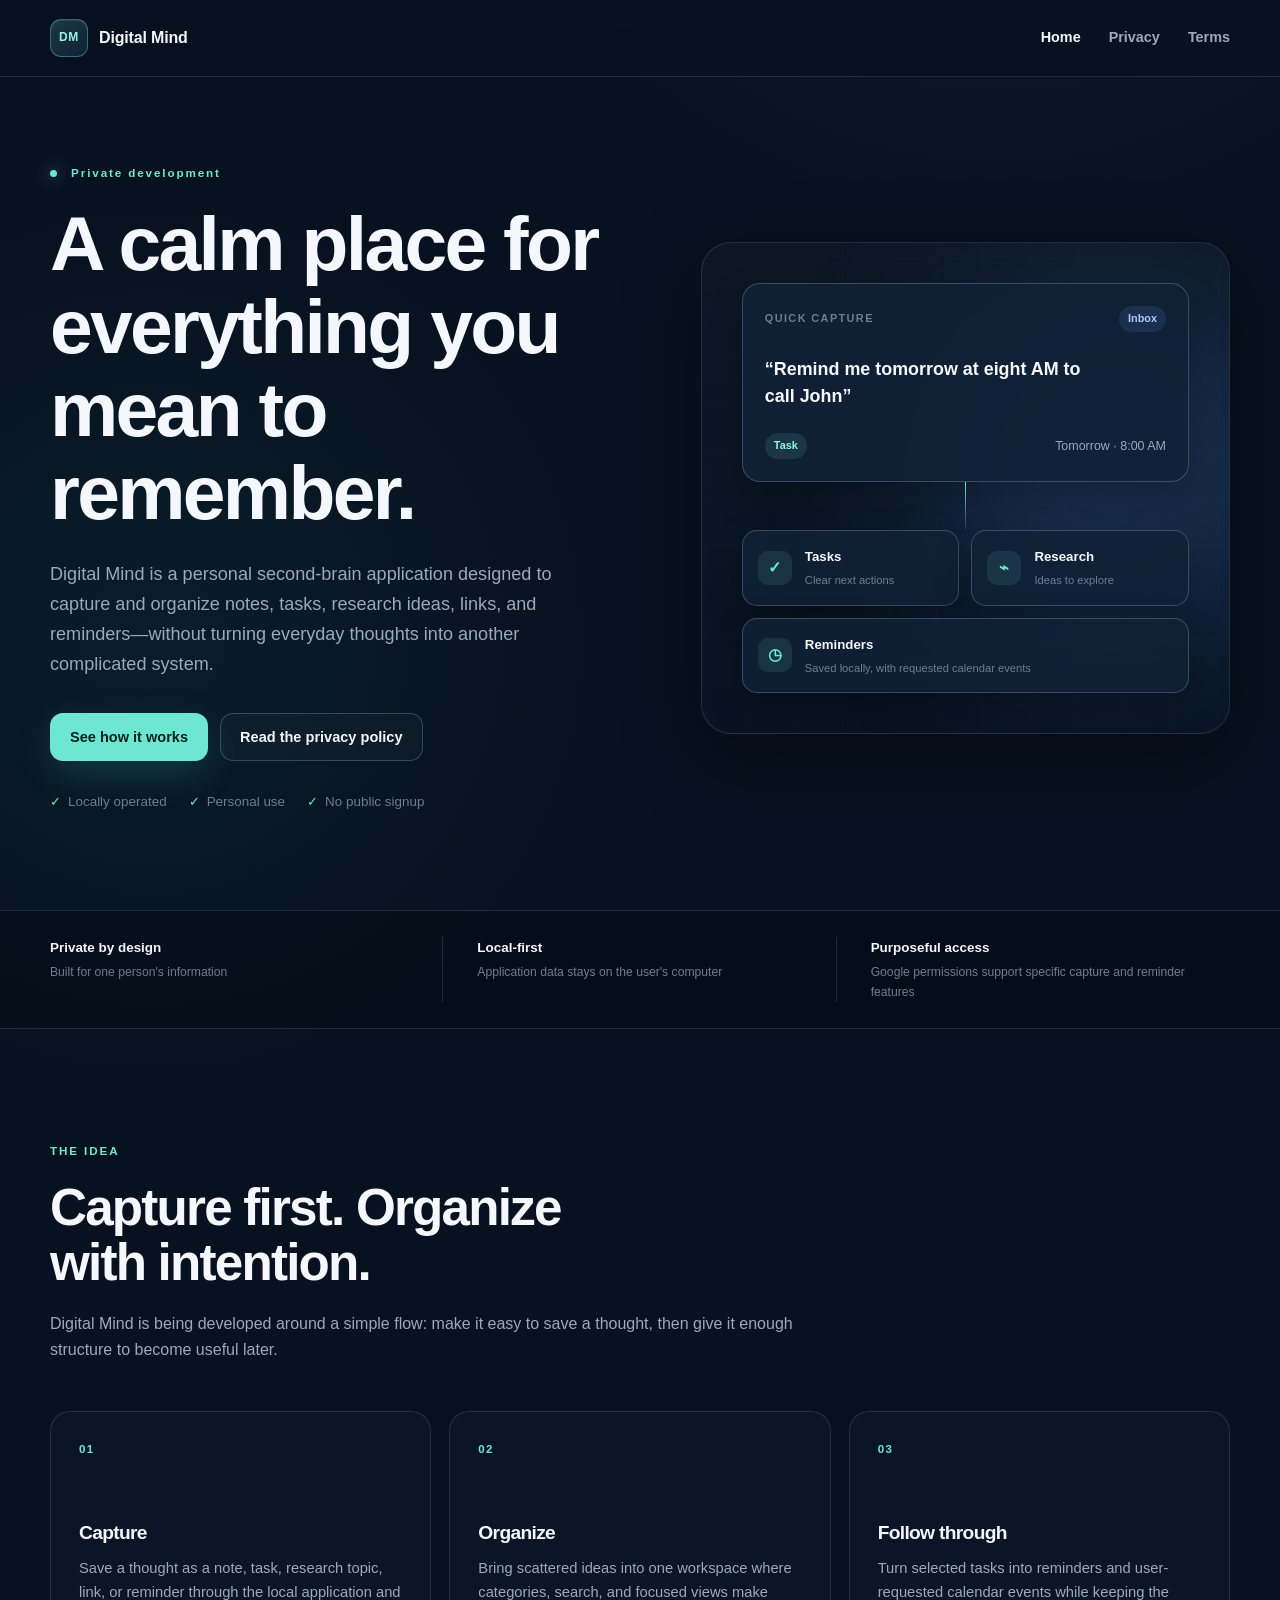
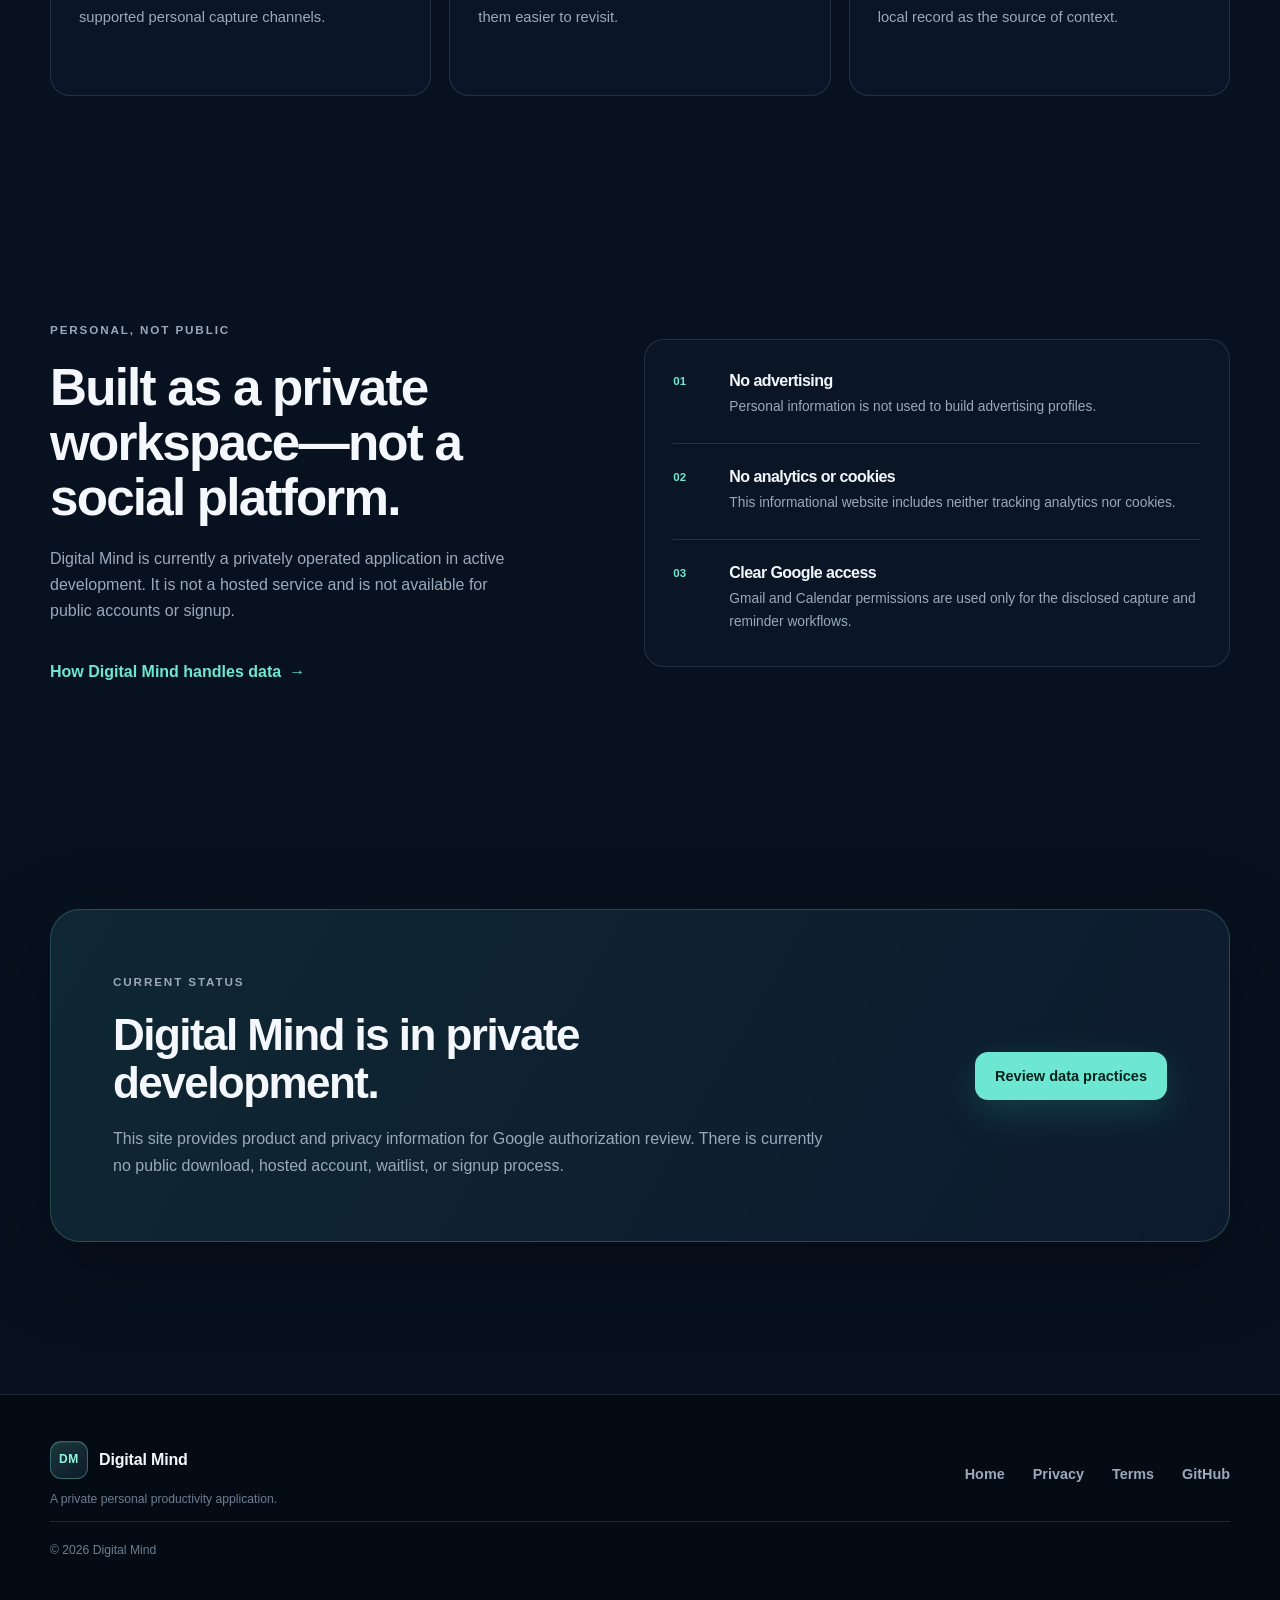
<file: index.html>
<!doctype html>
<html lang="en">
<head>
  <meta charset="utf-8">
  <meta name="viewport" content="width=device-width, initial-scale=1">
  <meta name="description" content="Digital Mind is a private, locally operated second-brain application for capturing notes, tasks, research ideas, and reminders.">
  <meta name="theme-color" content="#08111f">
  <title>Digital Mind — A personal second brain</title>
  <link rel="stylesheet" href="styles.css">
</head>
<body>
  <a class="skip-link" href="#main-content">Skip to content</a>
  <header class="site-header">
    <div class="shell header-inner">
      <a class="brand" href="index.html" aria-label="Digital Mind home">
        <span class="brand-mark" aria-hidden="true">DM</span>
        <span>Digital Mind</span>
      </a>
      <nav class="site-nav" aria-label="Primary navigation">
        <a aria-current="page" href="index.html">Home</a>
        <a href="privacy.html">Privacy</a>
        <a href="terms.html">Terms</a>
      </nav>
    </div>
  </header>

  <main id="main-content">
    <section class="hero shell">
      <div class="hero-copy">
        <p class="eyebrow"><span class="status-dot" aria-hidden="true"></span> Private development</p>
        <h1>A calm place for everything you mean to remember.</h1>
        <p class="hero-lede">Digital Mind is a personal second-brain application designed to capture and organize notes, tasks, research ideas, links, and reminders—without turning everyday thoughts into another complicated system.</p>
        <div class="hero-actions">
          <a class="button button-primary" href="#how-it-works">See how it works</a>
          <a class="button button-secondary" href="privacy.html">Read the privacy policy</a>
        </div>
        <ul class="hero-notes" aria-label="Digital Mind availability">
          <li>Locally operated</li>
          <li>Personal use</li>
          <li>No public signup</li>
        </ul>
      </div>

      <div class="product-visual" aria-label="Illustration of a thought moving from capture to an organized reminder">
        <div class="visual-glow" aria-hidden="true"></div>
        <div class="capture-card">
          <div class="card-topline">
            <span class="tiny-label">QUICK CAPTURE</span>
            <span class="live-indicator">Inbox</span>
          </div>
          <p class="capture-text">“Remind me tomorrow at eight AM to call John”</p>
          <div class="capture-meta">
            <span class="category-pill">Task</span>
            <span>Tomorrow · 8:00 AM</span>
          </div>
        </div>
        <div class="flow-line" aria-hidden="true"><span></span></div>
        <div class="organized-grid">
          <article class="mini-card">
            <span class="mini-icon" aria-hidden="true">✓</span>
            <div><strong>Tasks</strong><small>Clear next actions</small></div>
          </article>
          <article class="mini-card">
            <span class="mini-icon" aria-hidden="true">⌁</span>
            <div><strong>Research</strong><small>Ideas to explore</small></div>
          </article>
          <article class="mini-card wide">
            <span class="mini-icon" aria-hidden="true">◷</span>
            <div><strong>Reminders</strong><small>Saved locally, with requested calendar events</small></div>
          </article>
        </div>
      </div>
    </section>

    <section class="trust-strip" aria-label="Product principles">
      <div class="shell trust-grid">
        <div><strong>Private by design</strong><span>Built for one person's information</span></div>
        <div><strong>Local-first</strong><span>Application data stays on the user's computer</span></div>
        <div><strong>Purposeful access</strong><span>Google permissions support specific capture and reminder features</span></div>
      </div>
    </section>

    <section class="section shell" id="how-it-works">
      <div class="section-heading">
        <p class="eyebrow">THE IDEA</p>
        <h2>Capture first. Organize with intention.</h2>
        <p>Digital Mind is being developed around a simple flow: make it easy to save a thought, then give it enough structure to become useful later.</p>
      </div>
      <div class="steps-grid">
        <article class="step-card">
          <span class="step-number">01</span>
          <h3>Capture</h3>
          <p>Save a thought as a note, task, research topic, link, or reminder through the local application and supported personal capture channels.</p>
        </article>
        <article class="step-card">
          <span class="step-number">02</span>
          <h3>Organize</h3>
          <p>Bring scattered ideas into one workspace where categories, search, and focused views make them easier to revisit.</p>
        </article>
        <article class="step-card">
          <span class="step-number">03</span>
          <h3>Follow through</h3>
          <p>Turn selected tasks into reminders and user-requested calendar events while keeping the local record as the source of context.</p>
        </article>
      </div>
    </section>

    <section class="section shell feature-section">
      <div class="feature-copy">
        <p class="eyebrow">PERSONAL, NOT PUBLIC</p>
        <h2>Built as a private workspace—not a social platform.</h2>
        <p>Digital Mind is currently a privately operated application in active development. It is not a hosted service and is not available for public accounts or signup.</p>
        <a class="text-link" href="privacy.html">How Digital Mind handles data <span aria-hidden="true">→</span></a>
      </div>
      <div class="principles-panel">
        <article>
          <span aria-hidden="true">01</span>
          <div><h3>No advertising</h3><p>Personal information is not used to build advertising profiles.</p></div>
        </article>
        <article>
          <span aria-hidden="true">02</span>
          <div><h3>No analytics or cookies</h3><p>This informational website includes neither tracking analytics nor cookies.</p></div>
        </article>
        <article>
          <span aria-hidden="true">03</span>
          <div><h3>Clear Google access</h3><p>Gmail and Calendar permissions are used only for the disclosed capture and reminder workflows.</p></div>
        </article>
      </div>
    </section>

    <section class="section shell">
      <div class="status-panel">
        <div>
          <p class="eyebrow">CURRENT STATUS</p>
          <h2>Digital Mind is in private development.</h2>
          <p>This site provides product and privacy information for Google authorization review. There is currently no public download, hosted account, waitlist, or signup process.</p>
        </div>
        <a class="button button-primary" href="privacy.html">Review data practices</a>
      </div>
    </section>
  </main>

  <footer class="site-footer">
    <div class="shell footer-inner">
      <div>
        <a class="brand footer-brand" href="index.html"><span class="brand-mark" aria-hidden="true">DM</span><span>Digital Mind</span></a>
        <p>A private personal productivity application.</p>
      </div>
      <nav aria-label="Footer navigation">
        <a href="index.html">Home</a>
        <a href="privacy.html">Privacy</a>
        <a href="terms.html">Terms</a>
        <a href="https://github.com/digitalmindassistant" rel="noreferrer">GitHub</a>
      </nav>
      <p class="copyright">© 2026 Digital Mind</p>
    </div>
  </footer>
</body>
</html>
</file>
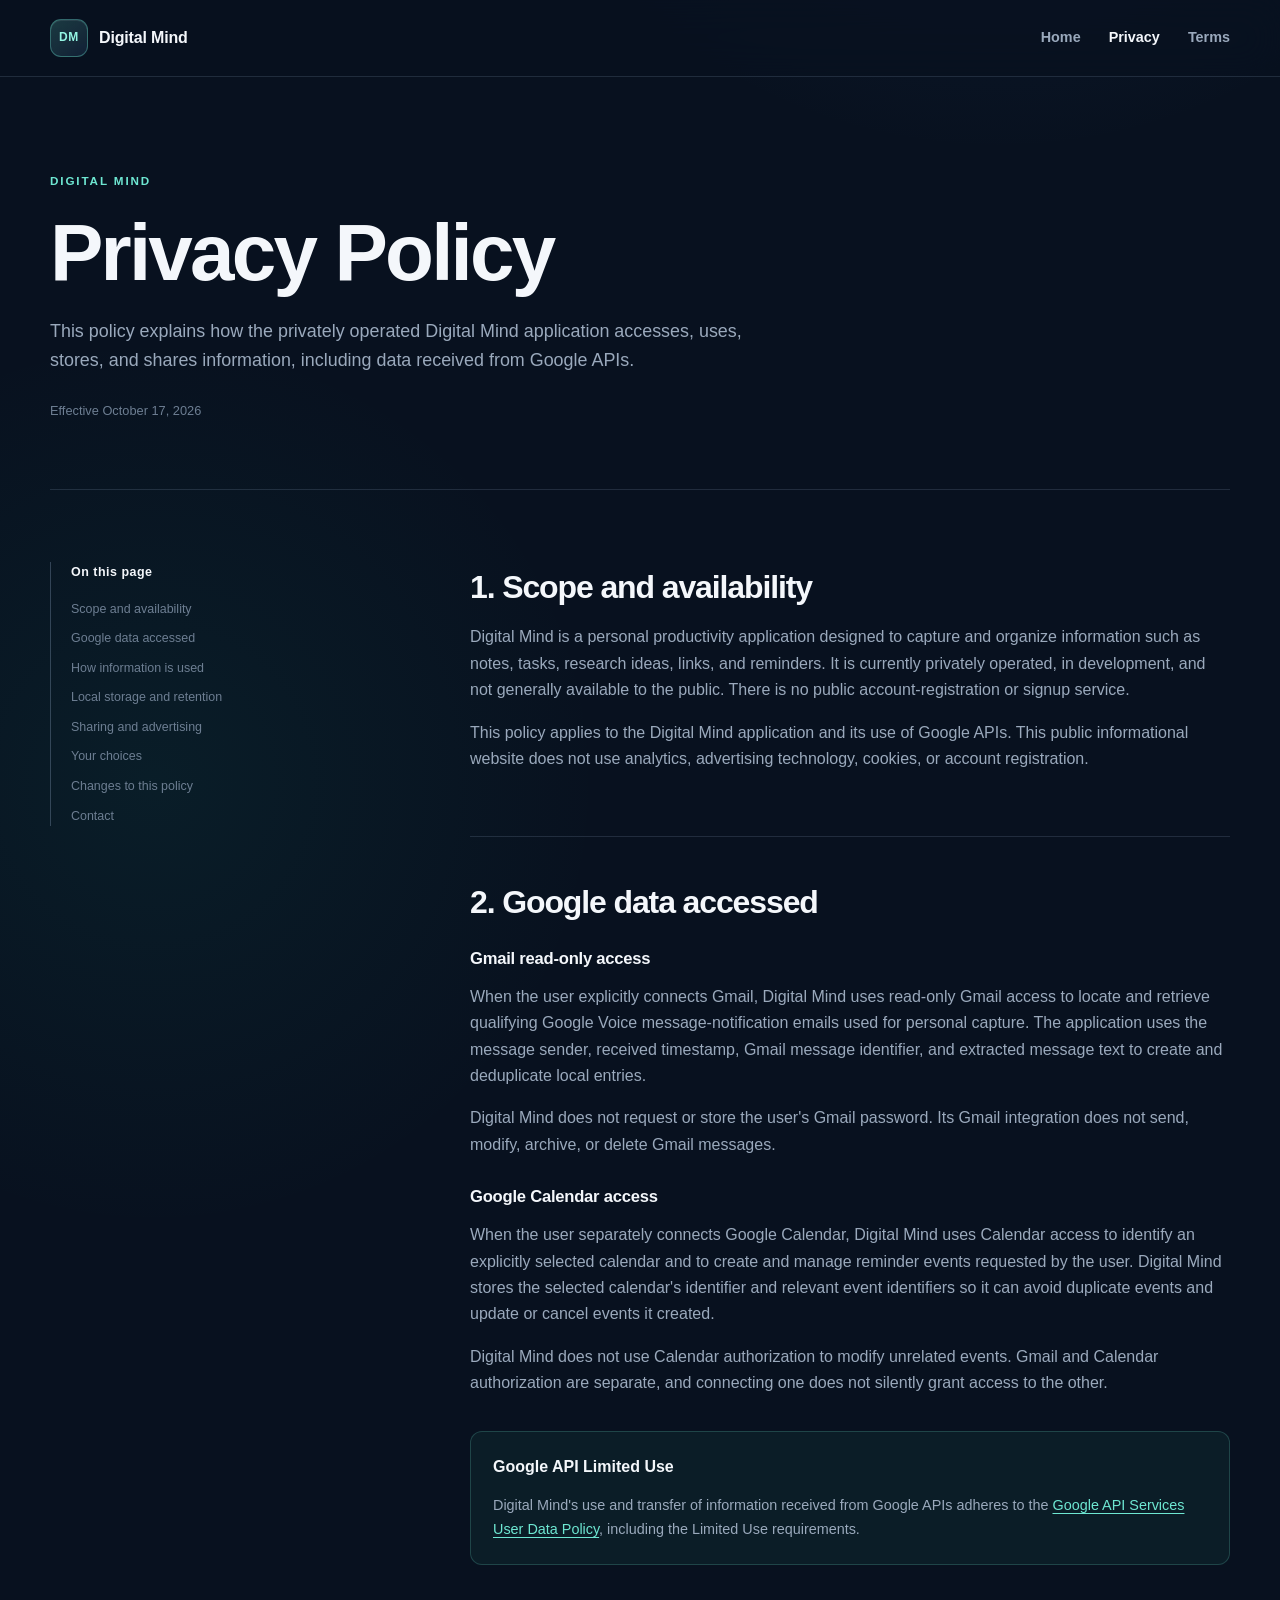
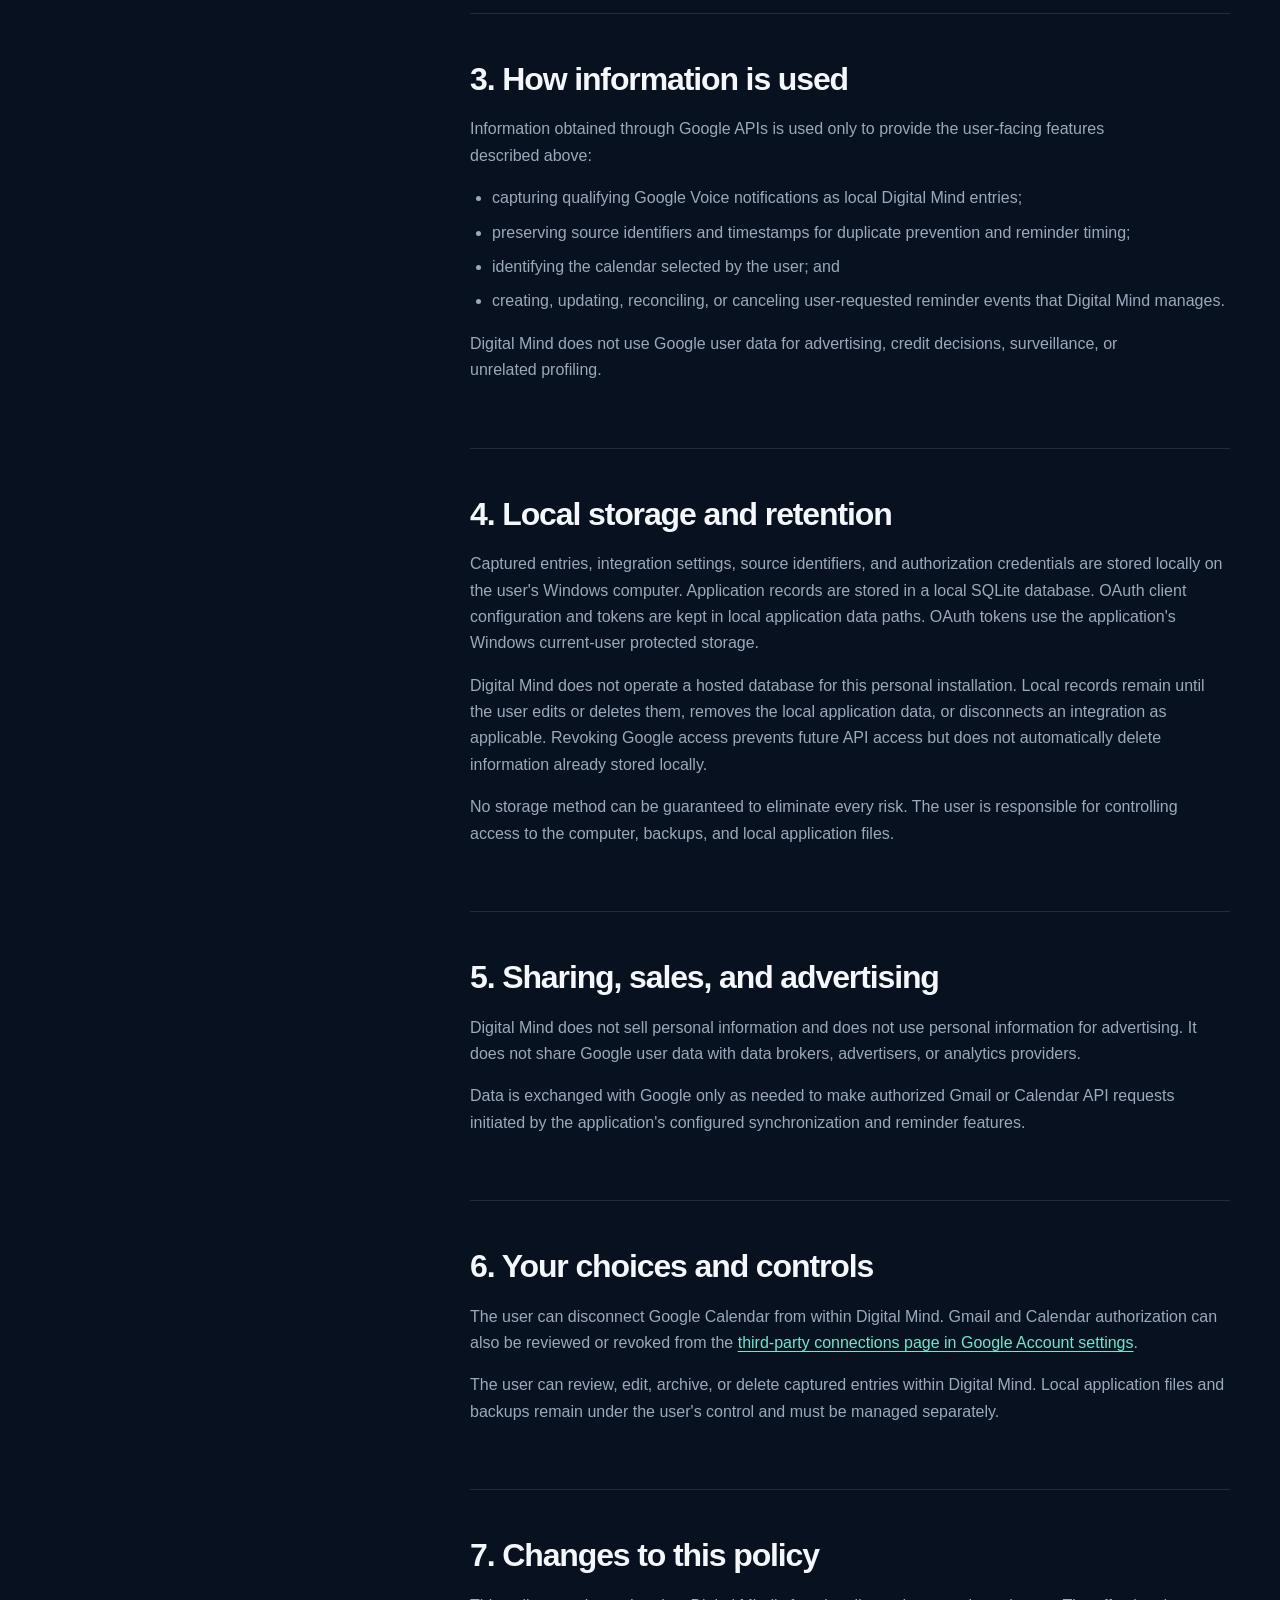
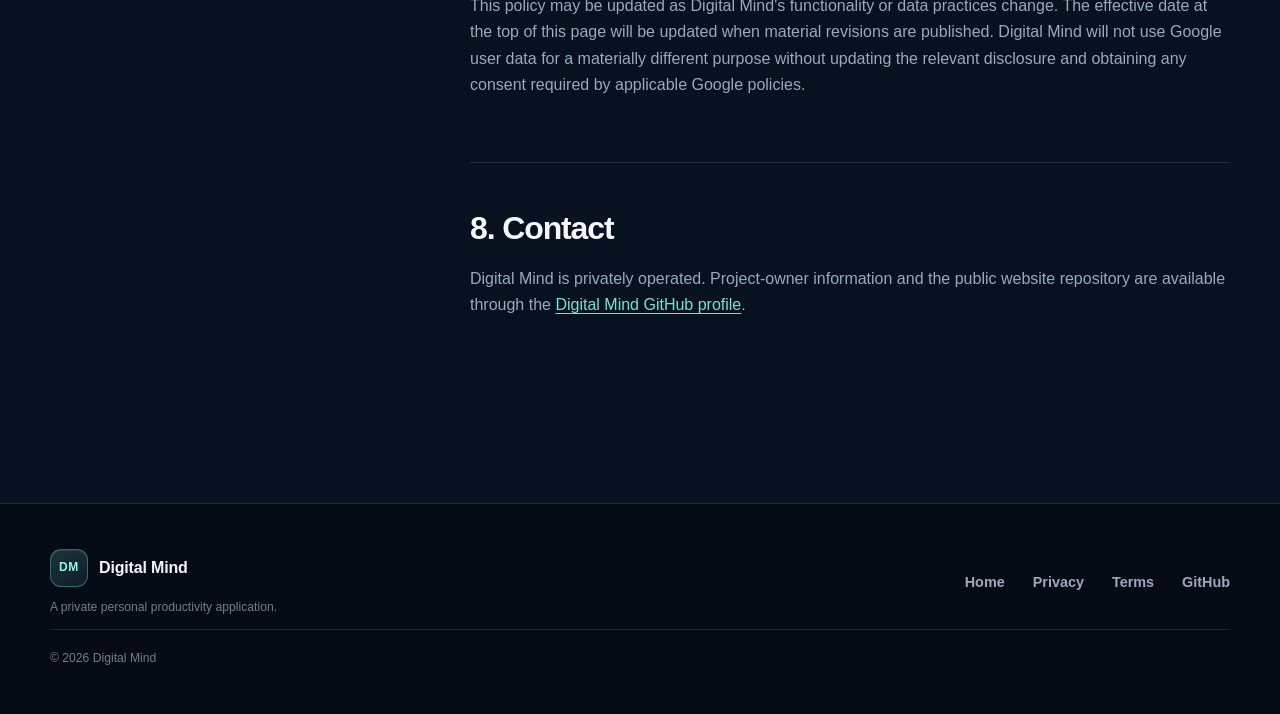
<file: privacy.html>
<!doctype html>
<html lang="en">
<head>
  <meta charset="utf-8">
  <meta name="viewport" content="width=device-width, initial-scale=1">
  <meta name="description" content="Privacy policy for the privately operated Digital Mind personal productivity application.">
  <meta name="theme-color" content="#08111f">
  <title>Privacy Policy — Digital Mind</title>
  <link rel="stylesheet" href="styles.css">
</head>
<body>
  <a class="skip-link" href="#main-content">Skip to content</a>
  <header class="site-header">
    <div class="shell header-inner">
      <a class="brand" href="index.html" aria-label="Digital Mind home">
        <span class="brand-mark" aria-hidden="true">DM</span>
        <span>Digital Mind</span>
      </a>
      <nav class="site-nav" aria-label="Primary navigation">
        <a href="index.html">Home</a>
        <a aria-current="page" href="privacy.html">Privacy</a>
        <a href="terms.html">Terms</a>
      </nav>
    </div>
  </header>

  <main id="main-content" class="policy-main">
    <header class="policy-hero shell">
      <p class="eyebrow">DIGITAL MIND</p>
      <h1>Privacy Policy</h1>
      <p class="policy-intro">This policy explains how the privately operated Digital Mind application accesses, uses, stores, and shares information, including data received from Google APIs.</p>
      <p class="updated">Effective October 17, 2026</p>
    </header>

    <div class="policy-layout shell">
      <aside class="policy-toc" aria-label="Privacy policy contents">
        <strong>On this page</strong>
        <a href="#scope">Scope and availability</a>
        <a href="#google-data">Google data accessed</a>
        <a href="#use">How information is used</a>
        <a href="#storage">Local storage and retention</a>
        <a href="#sharing">Sharing and advertising</a>
        <a href="#choices">Your choices</a>
        <a href="#changes">Changes to this policy</a>
        <a href="#contact">Contact</a>
      </aside>

      <article class="policy-content">
        <section id="scope">
          <h2>1. Scope and availability</h2>
          <p>Digital Mind is a personal productivity application designed to capture and organize information such as notes, tasks, research ideas, links, and reminders. It is currently privately operated, in development, and not generally available to the public. There is no public account-registration or signup service.</p>
          <p>This policy applies to the Digital Mind application and its use of Google APIs. This public informational website does not use analytics, advertising technology, cookies, or account registration.</p>
        </section>

        <section id="google-data">
          <h2>2. Google data accessed</h2>
          <h3>Gmail read-only access</h3>
          <p>When the user explicitly connects Gmail, Digital Mind uses read-only Gmail access to locate and retrieve qualifying Google Voice message-notification emails used for personal capture. The application uses the message sender, received timestamp, Gmail message identifier, and extracted message text to create and deduplicate local entries.</p>
          <p>Digital Mind does not request or store the user's Gmail password. Its Gmail integration does not send, modify, archive, or delete Gmail messages.</p>

          <h3>Google Calendar access</h3>
          <p>When the user separately connects Google Calendar, Digital Mind uses Calendar access to identify an explicitly selected calendar and to create and manage reminder events requested by the user. Digital Mind stores the selected calendar's identifier and relevant event identifiers so it can avoid duplicate events and update or cancel events it created.</p>
          <p>Digital Mind does not use Calendar authorization to modify unrelated events. Gmail and Calendar authorization are separate, and connecting one does not silently grant access to the other.</p>

          <div class="policy-callout">
            <strong>Google API Limited Use</strong>
            <p>Digital Mind's use and transfer of information received from Google APIs adheres to the <a href="https://developers.google.com/terms/api-services-user-data-policy" rel="noreferrer">Google API Services User Data Policy</a>, including the Limited Use requirements.</p>
          </div>
        </section>

        <section id="use">
          <h2>3. How information is used</h2>
          <p>Information obtained through Google APIs is used only to provide the user-facing features described above:</p>
          <ul>
            <li>capturing qualifying Google Voice notifications as local Digital Mind entries;</li>
            <li>preserving source identifiers and timestamps for duplicate prevention and reminder timing;</li>
            <li>identifying the calendar selected by the user; and</li>
            <li>creating, updating, reconciling, or canceling user-requested reminder events that Digital Mind manages.</li>
          </ul>
          <p>Digital Mind does not use Google user data for advertising, credit decisions, surveillance, or unrelated profiling.</p>
        </section>

        <section id="storage">
          <h2>4. Local storage and retention</h2>
          <p>Captured entries, integration settings, source identifiers, and authorization credentials are stored locally on the user's Windows computer. Application records are stored in a local SQLite database. OAuth client configuration and tokens are kept in local application data paths. OAuth tokens use the application's Windows current-user protected storage.</p>
          <p>Digital Mind does not operate a hosted database for this personal installation. Local records remain until the user edits or deletes them, removes the local application data, or disconnects an integration as applicable. Revoking Google access prevents future API access but does not automatically delete information already stored locally.</p>
          <p>No storage method can be guaranteed to eliminate every risk. The user is responsible for controlling access to the computer, backups, and local application files.</p>
        </section>

        <section id="sharing">
          <h2>5. Sharing, sales, and advertising</h2>
          <p>Digital Mind does not sell personal information and does not use personal information for advertising. It does not share Google user data with data brokers, advertisers, or analytics providers.</p>
          <p>Data is exchanged with Google only as needed to make authorized Gmail or Calendar API requests initiated by the application's configured synchronization and reminder features.</p>
        </section>

        <section id="choices">
          <h2>6. Your choices and controls</h2>
          <p>The user can disconnect Google Calendar from within Digital Mind. Gmail and Calendar authorization can also be reviewed or revoked from the <a href="https://myaccount.google.com/connections" rel="noreferrer">third-party connections page in Google Account settings</a>.</p>
          <p>The user can review, edit, archive, or delete captured entries within Digital Mind. Local application files and backups remain under the user's control and must be managed separately.</p>
        </section>

        <section id="changes">
          <h2>7. Changes to this policy</h2>
          <p>This policy may be updated as Digital Mind's functionality or data practices change. The effective date at the top of this page will be updated when material revisions are published. Digital Mind will not use Google user data for a materially different purpose without updating the relevant disclosure and obtaining any consent required by applicable Google policies.</p>
        </section>

        <section id="contact">
          <h2>8. Contact</h2>
          <p>Digital Mind is privately operated. Project-owner information and the public website repository are available through the <a href="https://github.com/digitalmindassistant" rel="noreferrer">Digital Mind GitHub profile</a>.</p>
        </section>
      </article>
    </div>
  </main>

  <footer class="site-footer compact-footer">
    <div class="shell footer-inner">
      <div>
        <a class="brand footer-brand" href="index.html"><span class="brand-mark" aria-hidden="true">DM</span><span>Digital Mind</span></a>
        <p>A private personal productivity application.</p>
      </div>
      <nav aria-label="Footer navigation">
        <a href="index.html">Home</a>
        <a href="privacy.html">Privacy</a>
        <a href="terms.html">Terms</a>
        <a href="https://github.com/digitalmindassistant" rel="noreferrer">GitHub</a>
      </nav>
      <p class="copyright">© 2026 Digital Mind</p>
    </div>
  </footer>
</body>
</html>
</file>
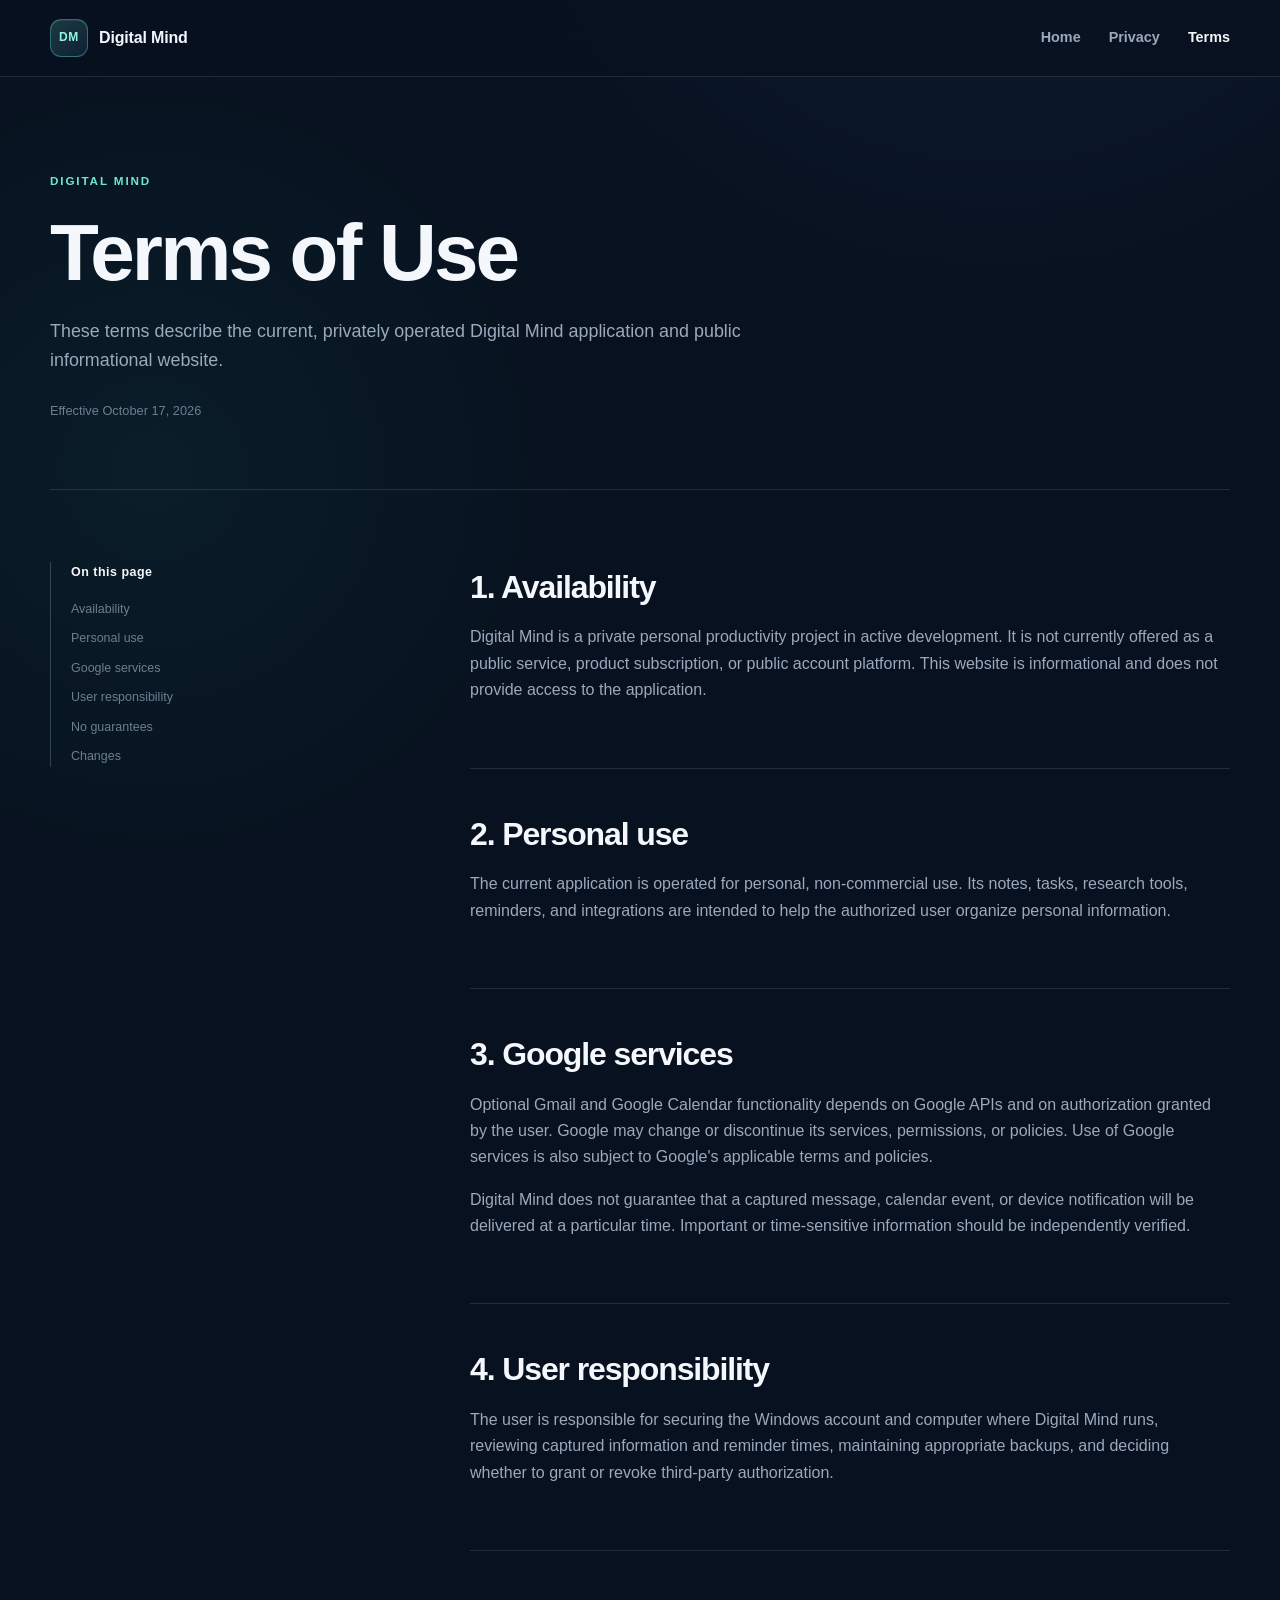
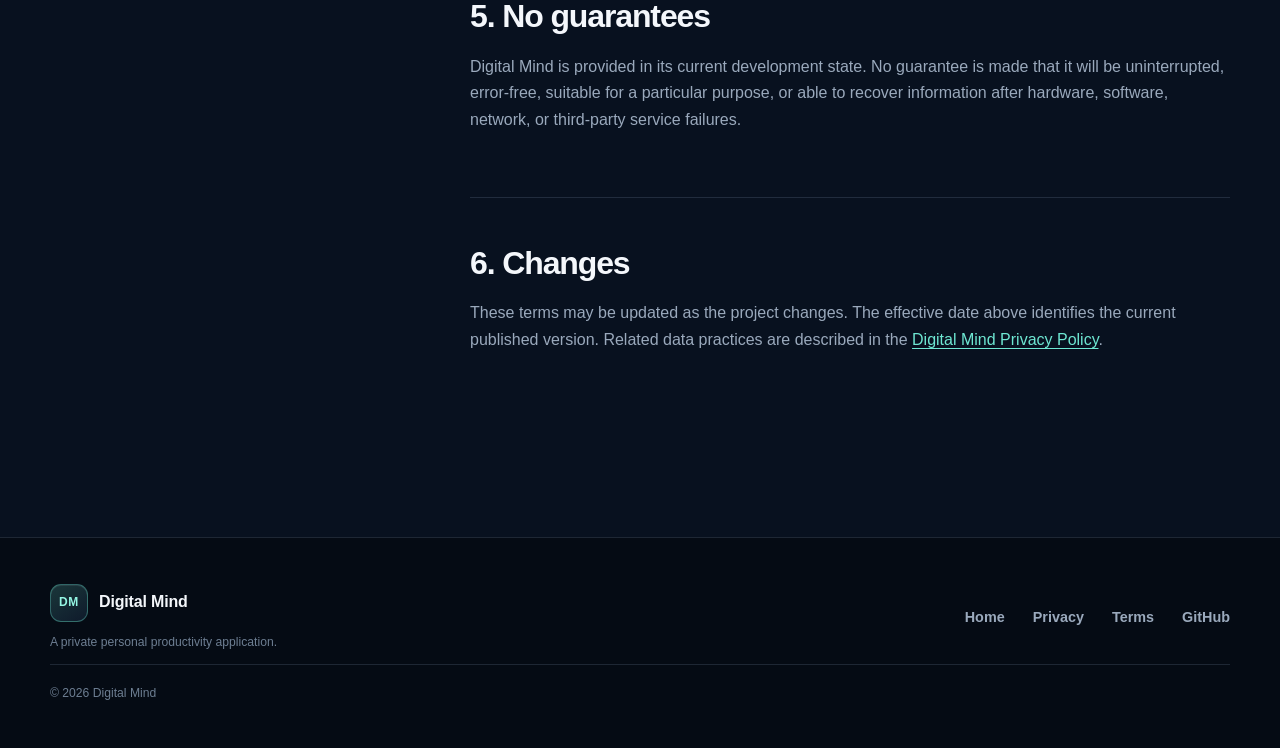
<file: terms.html>
<!doctype html>
<html lang="en">
<head>
  <meta charset="utf-8">
  <meta name="viewport" content="width=device-width, initial-scale=1">
  <meta name="description" content="Terms of use for the privately operated Digital Mind personal productivity application.">
  <meta name="theme-color" content="#08111f">
  <title>Terms of Use — Digital Mind</title>
  <link rel="stylesheet" href="styles.css">
</head>
<body>
  <a class="skip-link" href="#main-content">Skip to content</a>
  <header class="site-header">
    <div class="shell header-inner">
      <a class="brand" href="index.html" aria-label="Digital Mind home">
        <span class="brand-mark" aria-hidden="true">DM</span>
        <span>Digital Mind</span>
      </a>
      <nav class="site-nav" aria-label="Primary navigation">
        <a href="index.html">Home</a>
        <a href="privacy.html">Privacy</a>
        <a aria-current="page" href="terms.html">Terms</a>
      </nav>
    </div>
  </header>

  <main id="main-content" class="policy-main">
    <header class="policy-hero shell">
      <p class="eyebrow">DIGITAL MIND</p>
      <h1>Terms of Use</h1>
      <p class="policy-intro">These terms describe the current, privately operated Digital Mind application and public informational website.</p>
      <p class="updated">Effective October 17, 2026</p>
    </header>

    <div class="policy-layout shell">
      <aside class="policy-toc" aria-label="Terms of use contents">
        <strong>On this page</strong>
        <a href="#availability">Availability</a>
        <a href="#personal-use">Personal use</a>
        <a href="#google">Google services</a>
        <a href="#responsibility">User responsibility</a>
        <a href="#disclaimer">No guarantees</a>
        <a href="#changes">Changes</a>
      </aside>

      <article class="policy-content">
        <section id="availability">
          <h2>1. Availability</h2>
          <p>Digital Mind is a private personal productivity project in active development. It is not currently offered as a public service, product subscription, or public account platform. This website is informational and does not provide access to the application.</p>
        </section>
        <section id="personal-use">
          <h2>2. Personal use</h2>
          <p>The current application is operated for personal, non-commercial use. Its notes, tasks, research tools, reminders, and integrations are intended to help the authorized user organize personal information.</p>
        </section>
        <section id="google">
          <h2>3. Google services</h2>
          <p>Optional Gmail and Google Calendar functionality depends on Google APIs and on authorization granted by the user. Google may change or discontinue its services, permissions, or policies. Use of Google services is also subject to Google's applicable terms and policies.</p>
          <p>Digital Mind does not guarantee that a captured message, calendar event, or device notification will be delivered at a particular time. Important or time-sensitive information should be independently verified.</p>
        </section>
        <section id="responsibility">
          <h2>4. User responsibility</h2>
          <p>The user is responsible for securing the Windows account and computer where Digital Mind runs, reviewing captured information and reminder times, maintaining appropriate backups, and deciding whether to grant or revoke third-party authorization.</p>
        </section>
        <section id="disclaimer">
          <h2>5. No guarantees</h2>
          <p>Digital Mind is provided in its current development state. No guarantee is made that it will be uninterrupted, error-free, suitable for a particular purpose, or able to recover information after hardware, software, network, or third-party service failures.</p>
        </section>
        <section id="changes">
          <h2>6. Changes</h2>
          <p>These terms may be updated as the project changes. The effective date above identifies the current published version. Related data practices are described in the <a href="privacy.html">Digital Mind Privacy Policy</a>.</p>
        </section>
      </article>
    </div>
  </main>

  <footer class="site-footer compact-footer">
    <div class="shell footer-inner">
      <div>
        <a class="brand footer-brand" href="index.html"><span class="brand-mark" aria-hidden="true">DM</span><span>Digital Mind</span></a>
        <p>A private personal productivity application.</p>
      </div>
      <nav aria-label="Footer navigation">
        <a href="index.html">Home</a>
        <a href="privacy.html">Privacy</a>
        <a href="terms.html">Terms</a>
        <a href="https://github.com/digitalmindassistant" rel="noreferrer">GitHub</a>
      </nav>
      <p class="copyright">© 2026 Digital Mind</p>
    </div>
  </footer>
</body>
</html>
</file>
<file: styles.css>
:root {
  color-scheme: dark;
  --ink: #f4f7fb;
  --muted: #9aa9bc;
  --subtle: #6d7e92;
  --page: #08111f;
  --page-deep: #050b14;
  --surface: #0e1a2b;
  --surface-raised: #132238;
  --line: rgba(162, 188, 219, 0.16);
  --line-strong: rgba(162, 188, 219, 0.28);
  --accent: #6ee7d2;
  --accent-bright: #94f5e3;
  --accent-ink: #03221d;
  --blue: #6aa7ff;
  --radius-sm: 12px;
  --radius-md: 20px;
  --radius-lg: 30px;
  --shadow: 0 24px 80px rgba(0, 0, 0, 0.34);
  --max-width: 1180px;
}

* {
  box-sizing: border-box;
}

html {
  scroll-behavior: smooth;
}

body {
  margin: 0;
  min-width: 320px;
  background:
    radial-gradient(circle at 78% -10%, rgba(61, 121, 203, 0.14), transparent 34rem),
    radial-gradient(circle at 12% 20%, rgba(26, 191, 161, 0.07), transparent 28rem),
    var(--page);
  color: var(--ink);
  font-family: Inter, ui-sans-serif, -apple-system, BlinkMacSystemFont, "Segoe UI", sans-serif;
  font-size: 16px;
  line-height: 1.65;
  -webkit-font-smoothing: antialiased;
}

a {
  color: inherit;
}

a:focus-visible,
button:focus-visible {
  outline: 3px solid var(--accent-bright);
  outline-offset: 4px;
}

.skip-link {
  position: fixed;
  top: 12px;
  left: 12px;
  z-index: 100;
  transform: translateY(-160%);
  border-radius: 8px;
  background: var(--accent);
  color: var(--accent-ink);
  padding: 10px 14px;
  font-weight: 800;
  text-decoration: none;
}

.skip-link:focus {
  transform: translateY(0);
}

.shell {
  width: min(calc(100% - 40px), var(--max-width));
  margin-inline: auto;
}

.site-header {
  position: relative;
  z-index: 10;
  border-bottom: 1px solid var(--line);
  background: rgba(8, 17, 31, 0.78);
  backdrop-filter: blur(18px);
}

.header-inner {
  min-height: 76px;
  display: flex;
  align-items: center;
  justify-content: space-between;
  gap: 24px;
}

.brand {
  display: inline-flex;
  align-items: center;
  gap: 11px;
  font-size: 1rem;
  font-weight: 760;
  letter-spacing: -0.01em;
  text-decoration: none;
}

.brand-mark {
  width: 38px;
  height: 38px;
  display: grid;
  place-items: center;
  border: 1px solid rgba(110, 231, 210, 0.34);
  border-radius: 11px;
  background: linear-gradient(145deg, rgba(110, 231, 210, 0.2), rgba(106, 167, 255, 0.1));
  color: var(--accent-bright);
  font-size: 0.75rem;
  font-weight: 900;
  letter-spacing: 0.05em;
  box-shadow: inset 0 1px rgba(255, 255, 255, 0.08);
}

.site-nav,
.site-footer nav {
  display: flex;
  align-items: center;
  gap: 28px;
}

.site-nav a,
.site-footer nav a {
  color: var(--muted);
  font-size: 0.9rem;
  font-weight: 650;
  text-decoration: none;
  transition: color 160ms ease;
}

.site-nav a:hover,
.site-nav a[aria-current="page"],
.site-footer nav a:hover {
  color: var(--ink);
}

.hero {
  min-height: 670px;
  display: grid;
  grid-template-columns: minmax(0, 1.02fr) minmax(420px, 0.98fr);
  align-items: center;
  gap: clamp(48px, 8vw, 100px);
  padding-block: 86px 96px;
}

.eyebrow {
  margin: 0 0 20px;
  color: var(--accent);
  font-size: 0.73rem;
  font-weight: 850;
  letter-spacing: 0.16em;
}

.status-dot {
  width: 7px;
  height: 7px;
  display: inline-block;
  margin-right: 9px;
  border-radius: 999px;
  background: var(--accent);
  box-shadow: 0 0 16px rgba(110, 231, 210, 0.7);
}

h1,
h2,
h3,
p {
  text-wrap: pretty;
}

h1,
h2,
h3 {
  margin-top: 0;
  line-height: 1.08;
  letter-spacing: -0.035em;
}

h1 {
  max-width: 680px;
  margin-bottom: 26px;
  font-size: clamp(3.2rem, 6vw, 5.35rem);
  font-weight: 760;
}

h2 {
  margin-bottom: 20px;
  font-size: clamp(2rem, 4vw, 3.25rem);
  font-weight: 730;
}

h3 {
  margin-bottom: 12px;
  font-size: 1.2rem;
}

.hero-lede {
  max-width: 640px;
  margin: 0;
  color: var(--muted);
  font-size: 1.13rem;
}

.hero-actions {
  display: flex;
  flex-wrap: wrap;
  gap: 12px;
  margin-top: 34px;
}

.button {
  min-height: 48px;
  display: inline-flex;
  align-items: center;
  justify-content: center;
  border: 1px solid transparent;
  border-radius: 13px;
  padding: 0 19px;
  font-size: 0.91rem;
  font-weight: 800;
  text-decoration: none;
  transition: transform 160ms ease, border-color 160ms ease, background 160ms ease;
}

.button:hover {
  transform: translateY(-2px);
}

.button-primary {
  background: var(--accent);
  color: var(--accent-ink);
  box-shadow: 0 12px 36px rgba(55, 212, 184, 0.18);
}

.button-primary:hover {
  background: var(--accent-bright);
}

.button-secondary {
  border-color: var(--line-strong);
  background: rgba(255, 255, 255, 0.025);
  color: var(--ink);
}

.button-secondary:hover {
  border-color: rgba(110, 231, 210, 0.5);
}

.hero-notes {
  display: flex;
  flex-wrap: wrap;
  gap: 10px 22px;
  margin: 30px 0 0;
  padding: 0;
  color: var(--subtle);
  font-size: 0.84rem;
  list-style: none;
}

.hero-notes li::before {
  content: "✓";
  margin-right: 7px;
  color: var(--accent);
}

.product-visual {
  position: relative;
  isolation: isolate;
  min-height: 480px;
  display: flex;
  flex-direction: column;
  justify-content: center;
  border: 1px solid var(--line);
  border-radius: var(--radius-lg);
  background:
    linear-gradient(rgba(255, 255, 255, 0.018), rgba(255, 255, 255, 0)),
    repeating-linear-gradient(90deg, transparent 0 46px, rgba(255, 255, 255, 0.018) 47px),
    repeating-linear-gradient(0deg, transparent 0 46px, rgba(255, 255, 255, 0.018) 47px),
    rgba(9, 20, 35, 0.82);
  padding: 40px;
  box-shadow: var(--shadow);
  overflow: hidden;
}

.visual-glow {
  position: absolute;
  z-index: -1;
  top: 8%;
  right: -14%;
  width: 72%;
  aspect-ratio: 1;
  border-radius: 50%;
  background: rgba(76, 134, 222, 0.22);
  filter: blur(80px);
}

.capture-card,
.mini-card {
  border: 1px solid var(--line-strong);
  background: rgba(17, 33, 54, 0.9);
  box-shadow: 0 14px 36px rgba(0, 0, 0, 0.24);
}

.capture-card {
  border-radius: 18px;
  padding: 22px;
}

.card-topline,
.capture-meta {
  display: flex;
  align-items: center;
  justify-content: space-between;
  gap: 16px;
}

.tiny-label {
  color: var(--subtle);
  font-size: 0.68rem;
  font-weight: 850;
  letter-spacing: 0.13em;
}

.live-indicator,
.category-pill {
  border-radius: 999px;
  padding: 4px 9px;
  font-size: 0.68rem;
  font-weight: 780;
}

.live-indicator {
  background: rgba(106, 167, 255, 0.12);
  color: #a8caff;
}

.capture-text {
  margin: 24px 0;
  font-size: 1.12rem;
  font-weight: 650;
  line-height: 1.48;
}

.capture-meta {
  color: var(--muted);
  font-size: 0.78rem;
}

.category-pill {
  background: rgba(110, 231, 210, 0.12);
  color: var(--accent-bright);
}

.flow-line {
  height: 48px;
  display: grid;
  place-items: center;
}

.flow-line span {
  width: 1px;
  height: 100%;
  display: block;
  background: linear-gradient(var(--accent), rgba(110, 231, 210, 0.1));
}

.organized-grid {
  display: grid;
  grid-template-columns: 1fr 1fr;
  gap: 12px;
}

.mini-card {
  display: flex;
  align-items: center;
  gap: 13px;
  border-radius: 15px;
  padding: 15px;
}

.mini-card.wide {
  grid-column: 1 / -1;
}

.mini-icon {
  width: 34px;
  height: 34px;
  flex: 0 0 auto;
  display: grid;
  place-items: center;
  border-radius: 10px;
  background: rgba(110, 231, 210, 0.1);
  color: var(--accent);
  font-weight: 800;
}

.mini-card strong,
.mini-card small {
  display: block;
}

.mini-card strong {
  font-size: 0.83rem;
}

.mini-card small {
  margin-top: 3px;
  color: var(--subtle);
  font-size: 0.7rem;
}

.trust-strip {
  border-block: 1px solid var(--line);
  background: rgba(5, 12, 22, 0.56);
}

.trust-grid {
  display: grid;
  grid-template-columns: repeat(3, 1fr);
  padding-block: 26px;
}

.trust-grid div {
  padding-inline: 34px;
  border-right: 1px solid var(--line);
}

.trust-grid div:first-child {
  padding-left: 0;
}

.trust-grid div:last-child {
  padding-right: 0;
  border-right: 0;
}

.trust-grid strong,
.trust-grid span {
  display: block;
}

.trust-grid strong {
  font-size: 0.84rem;
}

.trust-grid span {
  margin-top: 3px;
  color: var(--subtle);
  font-size: 0.76rem;
}

.section {
  padding-block: 112px;
}

.section-heading {
  max-width: 760px;
}

.section-heading > p:last-child,
.feature-copy > p,
.status-panel p {
  color: var(--muted);
}

.steps-grid {
  display: grid;
  grid-template-columns: repeat(3, 1fr);
  gap: 18px;
  margin-top: 48px;
}

.step-card {
  min-height: 285px;
  border: 1px solid var(--line);
  border-radius: var(--radius-md);
  background: rgba(13, 27, 45, 0.6);
  padding: 28px;
}

.step-number {
  display: block;
  margin-bottom: 64px;
  color: var(--accent);
  font-size: 0.72rem;
  font-weight: 850;
  letter-spacing: 0.12em;
}

.step-card p {
  margin: 0;
  color: var(--muted);
  font-size: 0.92rem;
}

.feature-section {
  display: grid;
  grid-template-columns: minmax(0, 0.9fr) minmax(420px, 1.1fr);
  gap: clamp(60px, 9vw, 130px);
  align-items: center;
}

.text-link {
  display: inline-flex;
  gap: 8px;
  margin-top: 18px;
  color: var(--accent);
  font-weight: 780;
  text-decoration: none;
}

.text-link:hover {
  color: var(--accent-bright);
}

.principles-panel {
  border: 1px solid var(--line);
  border-radius: var(--radius-md);
  background: rgba(12, 25, 42, 0.72);
  padding: 8px 28px;
}

.principles-panel article {
  display: grid;
  grid-template-columns: 38px 1fr;
  gap: 18px;
  padding-block: 24px;
  border-bottom: 1px solid var(--line);
}

.principles-panel article:last-child {
  border-bottom: 0;
}

.principles-panel article > span {
  color: var(--accent);
  font-size: 0.72rem;
  font-weight: 850;
}

.principles-panel h3 {
  margin-bottom: 7px;
  font-size: 1rem;
}

.principles-panel p {
  margin: 0;
  color: var(--muted);
  font-size: 0.86rem;
}

.status-panel {
  display: flex;
  align-items: center;
  justify-content: space-between;
  gap: 48px;
  border: 1px solid rgba(110, 231, 210, 0.22);
  border-radius: var(--radius-lg);
  background: linear-gradient(120deg, rgba(22, 60, 70, 0.52), rgba(15, 31, 52, 0.72));
  padding: clamp(30px, 6vw, 62px);
  box-shadow: var(--shadow);
}

.status-panel > div {
  max-width: 720px;
}

.status-panel h2 {
  font-size: clamp(1.8rem, 4vw, 2.75rem);
}

.status-panel p:last-child {
  margin-bottom: 0;
}

.site-footer {
  margin-top: 40px;
  border-top: 1px solid var(--line);
  background: var(--page-deep);
}

.footer-inner {
  min-height: 210px;
  display: grid;
  grid-template-columns: 1fr auto;
  align-content: center;
  align-items: center;
  gap: 12px 60px;
}

.footer-brand {
  margin-bottom: 10px;
}

.footer-inner > div > p,
.copyright {
  margin: 0;
  color: var(--subtle);
  font-size: 0.76rem;
}

.copyright {
  grid-column: 1 / -1;
  padding-top: 18px;
  border-top: 1px solid var(--line);
}

.policy-main {
  min-height: 70vh;
}

.policy-hero {
  padding-block: 94px 68px;
  border-bottom: 1px solid var(--line);
}

.policy-hero h1 {
  margin-bottom: 20px;
  font-size: clamp(3rem, 7vw, 5rem);
}

.policy-intro {
  max-width: 720px;
  margin: 0;
  color: var(--muted);
  font-size: 1.12rem;
}

.updated {
  margin: 24px 0 0;
  color: var(--subtle);
  font-size: 0.8rem;
}

.policy-layout {
  display: grid;
  grid-template-columns: 220px minmax(0, 760px);
  justify-content: space-between;
  gap: 80px;
  padding-block: 72px 120px;
}

.policy-toc {
  position: sticky;
  top: 28px;
  height: max-content;
  display: grid;
  gap: 9px;
  border-left: 1px solid var(--line-strong);
  padding-left: 20px;
}

.policy-toc strong {
  margin-bottom: 7px;
  font-size: 0.78rem;
  letter-spacing: 0.04em;
}

.policy-toc a {
  color: var(--subtle);
  font-size: 0.78rem;
  text-decoration: none;
}

.policy-toc a:hover {
  color: var(--accent);
}

.policy-content section {
  scroll-margin-top: 30px;
  padding-block: 8px 48px;
  border-bottom: 1px solid var(--line);
}

.policy-content section + section {
  padding-top: 48px;
}

.policy-content section:last-child {
  border-bottom: 0;
}

.policy-content h2 {
  font-size: clamp(1.55rem, 3vw, 2rem);
}

.policy-content h3 {
  margin-top: 30px;
  margin-bottom: 10px;
  font-size: 1.04rem;
  letter-spacing: -0.015em;
}

.policy-content p,
.policy-content li {
  color: var(--muted);
}

.policy-content a {
  color: var(--accent);
  text-underline-offset: 3px;
}

.policy-content ul {
  padding-left: 22px;
}

.policy-content li + li {
  margin-top: 8px;
}

.policy-callout {
  margin-top: 34px;
  border: 1px solid rgba(110, 231, 210, 0.2);
  border-radius: var(--radius-sm);
  background: rgba(31, 92, 83, 0.16);
  padding: 22px;
}

.policy-callout p {
  margin-bottom: 0;
  font-size: 0.9rem;
}

.compact-footer {
  margin-top: 0;
}

@media (max-width: 900px) {
  .hero,
  .feature-section {
    grid-template-columns: 1fr;
  }

  .hero {
    padding-block: 70px;
  }

  .product-visual {
    min-height: 430px;
  }

  .feature-copy {
    max-width: 720px;
  }

  .policy-layout {
    grid-template-columns: 1fr;
    gap: 40px;
  }

  .policy-toc {
    position: static;
    grid-template-columns: repeat(2, minmax(0, 1fr));
    border-left: 0;
    border-bottom: 1px solid var(--line);
    padding: 0 0 26px;
  }

  .policy-toc strong {
    grid-column: 1 / -1;
  }
}

@media (max-width: 720px) {
  .shell {
    width: min(calc(100% - 28px), var(--max-width));
  }

  .header-inner {
    min-height: 68px;
  }

  .brand > span:last-child {
    display: none;
  }

  .site-nav {
    gap: 18px;
  }

  .site-nav a {
    font-size: 0.82rem;
  }

  .hero {
    min-height: auto;
    gap: 54px;
    padding-block: 58px 72px;
  }

  h1 {
    font-size: clamp(2.7rem, 14vw, 4rem);
  }

  .hero-lede,
  .policy-intro {
    font-size: 1rem;
  }

  .hero-actions {
    align-items: stretch;
    flex-direction: column;
  }

  .button {
    width: 100%;
  }

  .product-visual {
    min-height: 390px;
    border-radius: 22px;
    padding: 22px;
  }

  .organized-grid,
  .steps-grid,
  .trust-grid {
    grid-template-columns: 1fr;
  }

  .trust-grid {
    padding-block: 8px;
  }

  .trust-grid div,
  .trust-grid div:first-child,
  .trust-grid div:last-child {
    border-right: 0;
    border-bottom: 1px solid var(--line);
    padding: 18px 0;
  }

  .trust-grid div:last-child {
    border-bottom: 0;
  }

  .section {
    padding-block: 80px;
  }

  .step-card {
    min-height: auto;
  }

  .step-number {
    margin-bottom: 42px;
  }

  .feature-section {
    gap: 42px;
  }

  .principles-panel {
    padding-inline: 20px;
  }

  .status-panel {
    align-items: stretch;
    flex-direction: column;
    gap: 26px;
  }

  .footer-inner {
    grid-template-columns: 1fr;
    gap: 24px;
    padding-block: 48px;
  }

  .site-footer nav {
    flex-wrap: wrap;
    gap: 12px 22px;
  }

  .copyright {
    grid-column: 1;
  }

  .policy-hero {
    padding-block: 66px 50px;
  }

  .policy-layout {
    padding-block: 48px 80px;
  }

  .policy-toc {
    grid-template-columns: 1fr;
  }

  .policy-content section {
    padding-bottom: 38px;
  }

  .policy-content section + section {
    padding-top: 38px;
  }
}

@media (prefers-reduced-motion: reduce) {
  html {
    scroll-behavior: auto;
  }

  *,
  *::before,
  *::after {
    transition-duration: 0.01ms !important;
    animation-duration: 0.01ms !important;
    animation-iteration-count: 1 !important;
  }
}
</file>
